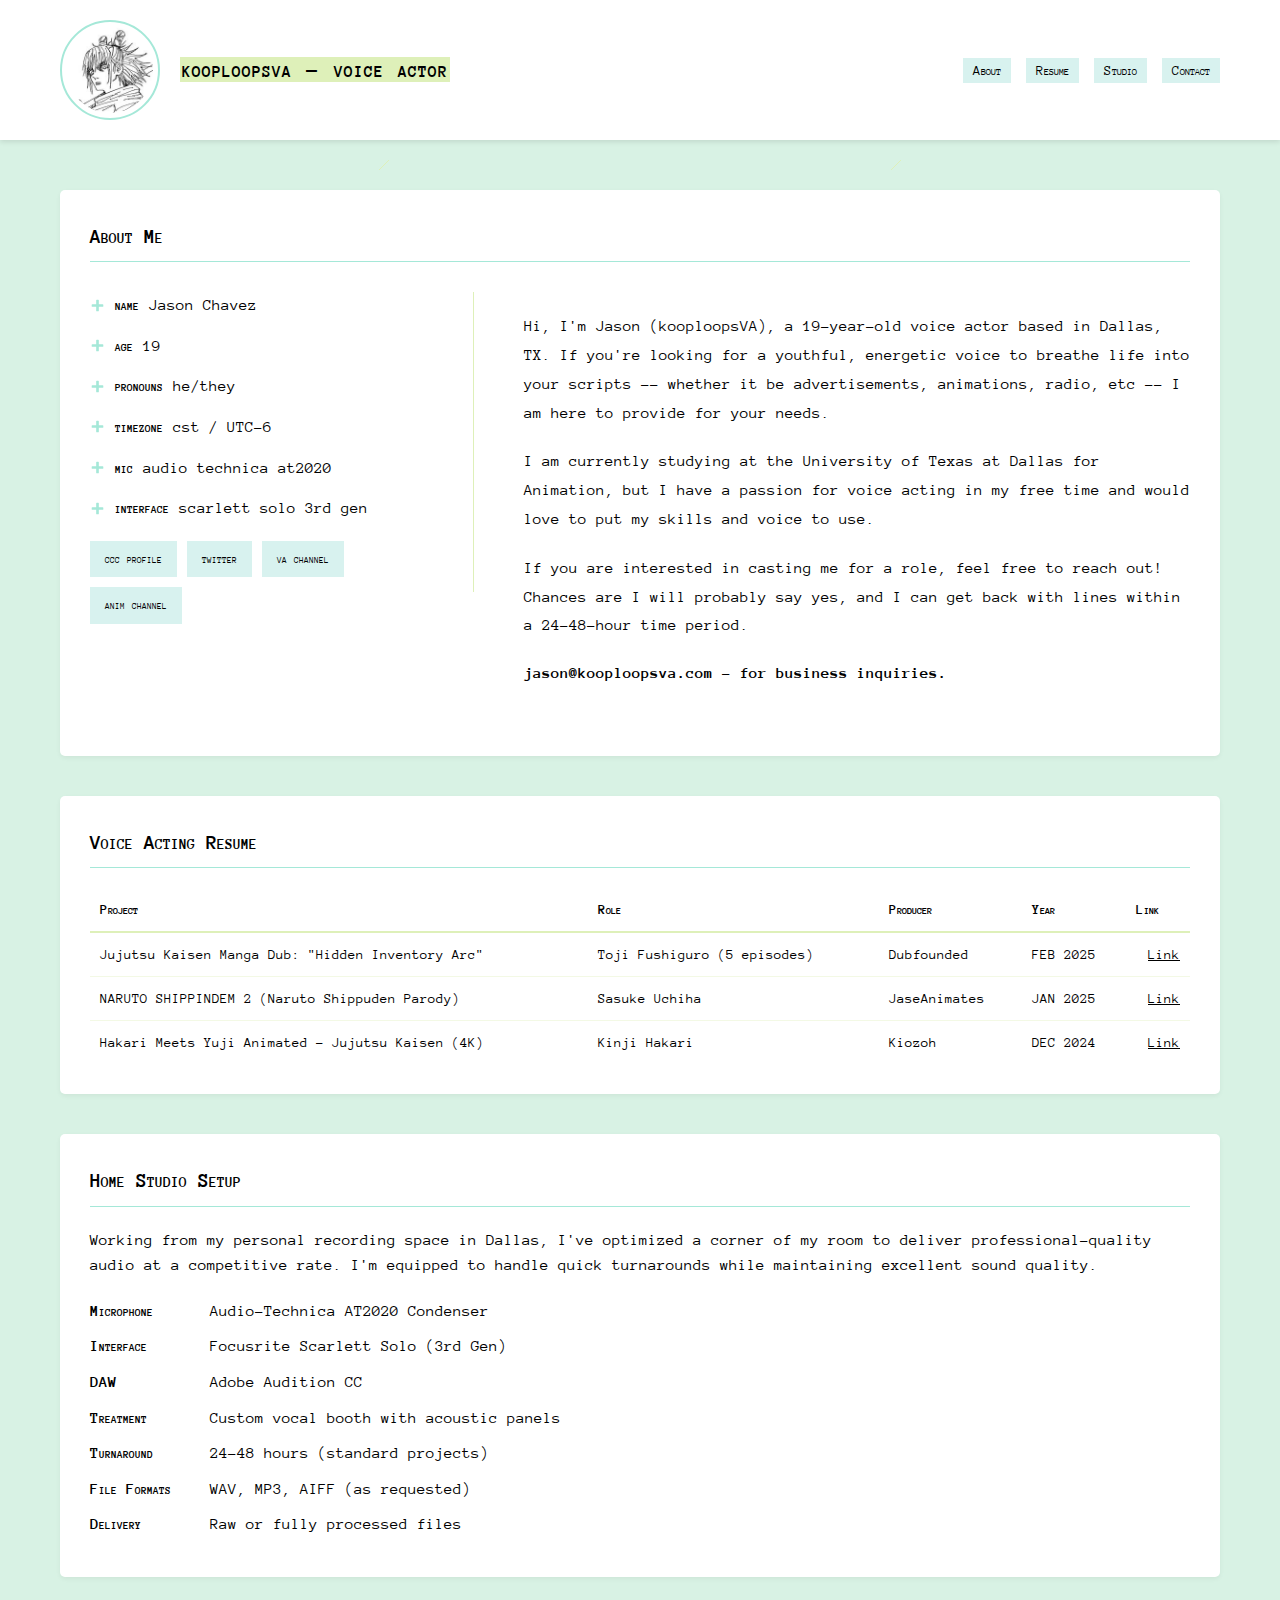
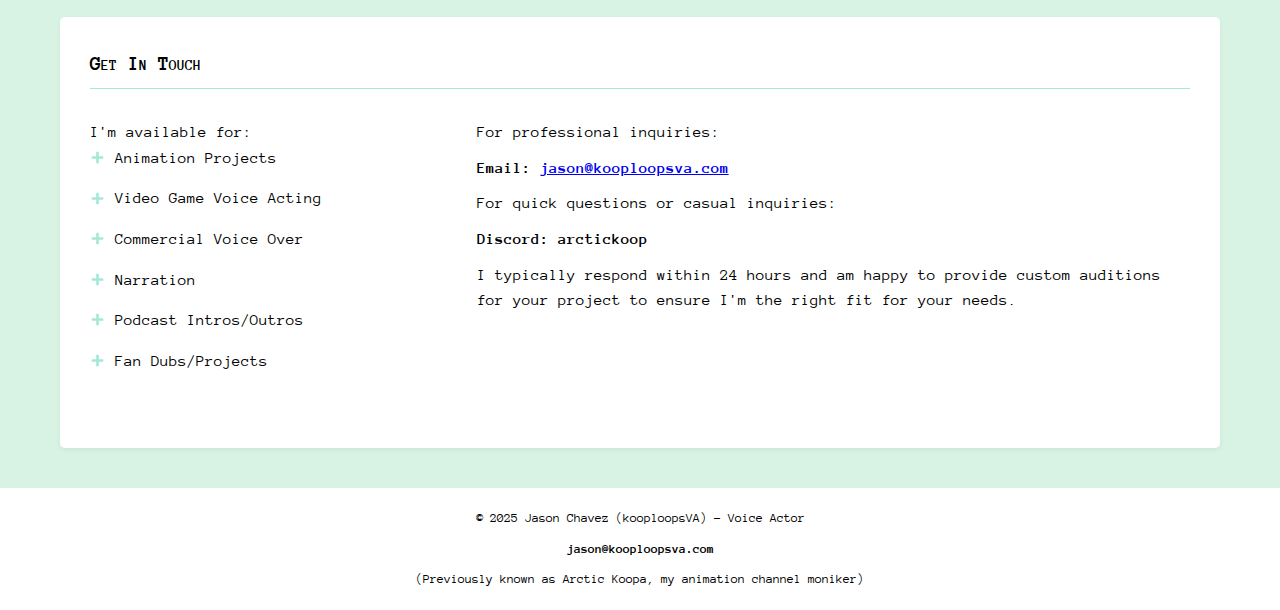
<file: index.html>
<!DOCTYPE html>
<html lang="en">
<head>
    <meta charset="UTF-8">
    <meta name="viewport" content="width=device-width, initial-scale=1.0">
    <title>kooploopsVA - Voice Actor</title>
    <link href="https://fonts.googleapis.com/css2?family=Anonymous+Pro:ital,wght@0,400;0,700;1,400;1,700&display=swap" rel="stylesheet">
    <link rel="stylesheet" href="css/style.css">
</head>
<body>
    <header>
        <div class="container">
            <div class="header-content">
                <div class="profile">
                    <img src="assets/profile.jpg" alt="Jason Chavez (kooploopsVA)" class="profile-image">
                    <h1 class="profile-name"><mark>kooploopsva - voice actor</mark></h1>
                </div>
                <nav>
                    <ul>
                        <li><a href="#about">About</a></li>
                        <li><a href="#resume">Resume</a></li>
                        <li><a href="#studio">Studio</a></li>
<!--                         <li><a href="#demos">Demos</a></li> -->
                        <li><a href="#contact">Contact</a></li>
                    </ul>
                </nav>
            </div>
        </div>
    </header>
    
    <div class="divider"></div>
    
    <main class="container">
        <section id="about">
            <h2 class="section-title">About Me</h2>
            <div class="two-column">
                <div class="info-column">
                    <ul class="info-list">
                        <li><span class="info-term">name</span> Jason Chavez</li>
                        <li><span class="info-term">age</span> 19</li>
                        <li><span class="info-term">pronouns</span> he/they</li>
                        <li><span class="info-term">timezone</span> cst / UTC-6</li>
                        <li><span class="info-term">mic</span> audio technica at2020</li>
                        <li><span class="info-term">interface</span> scarlett solo 3rd gen</li>
                    </ul>
                    
                    <div class="social-links">
                        <a href="https://www.castingcall.club/arctickoopa" class="social-button">ccc profile</a>
                        <a href="https://x.com/kooploopsVA" class="social-button">twitter</a>
                        <a href="https://www.youtube.com/@kooploopsVA" class="social-button">va channel</a>
                        <a href="https://www.youtube.com/@ArcticKoopa" class="social-button">anim channel</a>
                    </div>
                </div>
                
                <div class="vertical-divider"></div>
                
                <div class="content-column">
                    <p class="bio">
                        Hi, I'm Jason (kooploopsVA), a 19-year-old voice actor based in Dallas, TX. If you're looking for a youthful, energetic voice to breathe life into your scripts -- whether it be advertisements, animations, radio, etc -- I am here to provide for your needs.
                    </p>
                    
                    <p class="bio">
                        I am currently studying at the University of Texas at Dallas for Animation, but I have a passion for voice acting in my free time and would love to put my skills and voice to use.
                    </p>
                    
                    <p class="bio">
                        If you are interested in casting me for a role, feel free to reach out! Chances are I will probably say yes, and I can get back with lines within a 24–48-hour time period.
                    </p>
                    
                    <p class="contact-info">
                        <strong>jason@kooploopsva.com</strong> -  for business inquiries.
                    </p>
                </div>
            </div>
        </section>
        
        <section id="resume">
            <h2 class="section-title">Voice Acting Resume</h2>
            <table class="resume-table">
                <thead>
                    <tr>
                        <th>Project</th>
                        <th>Role</th>
                        <th>Producer</th>
                        <th>Year</th>
                        <th>Link</th>
                    </tr>
                </thead>
                <tbody>
                    <tr>
                        <td>Jujutsu Kaisen Manga Dub: "Hidden Inventory Arc"</td>
                        <td>Toji Fushiguro (5 episodes)</td>
                        <td>Dubfounded</td>
                        <td>FEB 2025</td>
                        <td><a href="https://www.youtube.com/@Dubfounded0" target="_blank">Link</a></td>
                    </tr>
                    <tr>
                        <td>NARUTO SHIPPINDEM 2 (Naruto Shippuden Parody)</td>
                        <td>Sasuke Uchiha</td>
                        <td>JaseAnimates</td>
                        <td>JAN 2025</td>
                        <td><a href="https://www.youtube.com/watch?v=SxUnvsfLljM" target="_blank">Link</a></td>
                    </tr>
                    <tr>
                        <td>Hakari Meets Yuji Animated - Jujutsu Kaisen (4K)</td>
                        <td>Kinji Hakari</td>
                        <td>Kiozoh</td>
                        <td>DEC 2024</td>
                        <td><a href="https://www.youtube.com/watch?v=BzV1HIPmT0g" target="_blank">Link</a></td>
                    </tr>
                </tbody>
            </table>
        </section>
        
        <section id="studio">
            <h2 class="section-title">Home Studio Setup</h2>
            <div class="studio-section">
                <div class="studio-info">
                    <p>Working from my personal recording space in Dallas, I've optimized a corner of my room to deliver professional-quality audio at a competitive rate. I'm equipped to handle quick turnarounds while maintaining excellent sound quality.</p>
                    
                    <ul class="studio-specs">
                        <li><span class="spec-label">Microphone</span> Audio-Technica AT2020 Condenser</li>
                        <li><span class="spec-label">Interface</span> Focusrite Scarlett Solo (3rd Gen)</li>
                        <li><span class="spec-label">DAW</span> Adobe Audition CC</li>
                        <li><span class="spec-label">Treatment</span> Custom vocal booth with acoustic panels</li>
                        <li><span class="spec-label">Turnaround</span> 24-48 hours (standard projects)</li>
                        <li><span class="spec-label">File Formats</span> WAV, MP3, AIFF (as requested)</li>
                        <li><span class="spec-label">Delivery</span> Raw or fully processed files</li>
                    </ul>
                </div>
            </div>
        </section>
        
<!--         <section id="demos">
            <h2 class="section-title">Voice Demos</h2>
            <p>Check out some samples of my voice work across different genres and styles:</p>
            
            <div class="demo-grid">
                <div class="demo-card">
                    <div class="demo-title">Animation Demo Reel</div>
                    <div class="demo-desc">A collection of animated character voices showcasing range from young heroes to villains.</div>
                    <audio controls class="demo-controls">
                        <source src="assets/demos/animation-demo.mp3" type="audio/mpeg">
                        Your browser does not support the audio element.
                    </audio>
                </div>
                
                <div class="demo-card">
                    <div class="demo-title">Commercial/Narration</div>
                    <div class="demo-desc">Professional and clear delivery perfect for commercials, corporate videos, and narration.</div>
                    <audio controls class="demo-controls">
                        <source src="assets/demos/commercial-demo.mp3" type="audio/mpeg">
                        Your browser does not support the audio element.
                    </audio>
                </div>
                
                <div class="demo-card">
                    <div class="demo-title">Video Game Characters</div>
                    <div class="demo-desc">Various character types for gaming, from NPCs to main characters with different energy levels.</div>
                    <audio controls class="demo-controls">
                        <source src="assets/demos/gaming-demo.mp3" type="audio/mpeg">
                        Your browser does not support the audio element.
                    </audio>
                </div>
                
                <div class="demo-card">
                    <div class="demo-title">Anime Dubs</div>
                    <div class="demo-desc">Examples of my anime dubbing work, featuring different character archetypes.</div>
                    <audio controls class="demo-controls">
                        <source src="assets/demos/anime-demo.mp3" type="audio/mpeg">
                        Your browser does not support the audio element.
                    </audio>
                </div>
            </div>
        </section> -->
        
        <section id="contact">
            <h2 class="section-title">Get In Touch</h2>
            <div class="two-column">
                <div class="info-column">
                    <p>I'm available for:</p>
                    <ul class="info-list">
                        <li>Animation Projects</li>
                        <li>Video Game Voice Acting</li>
                        <li>Commercial Voice Over</li>
                        <li>Narration</li>
                        <li>Podcast Intros/Outros</li>
                        <li>Fan Dubs/Projects</li>
                    </ul>
                </div>
                
                <div class="content-column">
                    <p>For professional inquiries:</p>
                    <p class="contact-info">Email: <a href="mailto:jason@kooploopsva.com">jason@kooploopsva.com</a></p>
                    
                    <p>For quick questions or casual inquiries:</p>
                    <p class="contact-info">Discord: arctickoop</p>
                    
                    <p>I typically respond within 24 hours and am happy to provide custom auditions for your project to ensure I'm the right fit for your needs.</p>
                </div>
            </div>
        </section>
    </main>
    
    <footer>
        <div class="container">
            <p>© 2025 Jason Chavez (kooploopsVA) - Voice Actor</p>
            <p class="contact-info">jason@kooploopsva.com</p>
            <p>(Previously known as Arctic Koopa, my animation channel moniker)</p>
        </div>
    </footer>
    
    <script src="js/main.js"></script>
</body>
</html>
</file>
<file: css/style.css>
:root {
    --primary-color: #A5E8D8;
    --secondary-color: #DEF0B9;
    --bg-color: #D8F2E4;
    --text-color: #000000;
    --accent-color: #D8F2EF;
    --font-mono: 'Anonymous Pro', monospace, sans-serif;
}

* {
    margin: 0;
    padding: 0;
    box-sizing: border-box;
}

body {
    font-family: var(--font-mono);
    background-color: var(--bg-color);
    color: var(--text-color);
    line-height: 1.6;
}

mark {
    background-color: var(--secondary-color);
    padding: 0 2px;
}

.container {
    max-width: 1200px;
    margin: 0 auto;
    padding: 0 20px;
}

header {
    background-color: white;
    padding: 20px 0;
    box-shadow: 0 2px 5px rgba(0,0,0,0.1);
}

.header-content {
    display: flex;
    align-items: center;
    justify-content: space-between;
}

.profile {
    display: flex;
    align-items: center;
    gap: 20px;
}

.profile-image {
    width: 100px;
    height: 100px;
    border-radius: 50%;
    border: 2px solid var(--primary-color);
    padding: 5px;
    object-fit: cover;
}

.profile-name {
    font-variant: small-caps;
    font-size: 1.5rem;
    letter-spacing: 1px;
}

nav ul {
    display: flex;
    gap: 15px;
    list-style: none;
}

nav a {
    text-decoration: none;
    color: var(--text-color);
    font-variant: small-caps;
    font-size: 0.9rem;
    padding: 5px 10px;
    background-color: var(--accent-color);
    transition: background-color 0.3s ease;
}

nav a:hover {
    background-color: var(--secondary-color);
}

.divider {
    width: 100%;
    height: 10px;
    background-image: url('../assets/divider.svg');
    background-repeat: repeat-x;
    background-position: center;
    margin: 20px 0;
}

.vertical-divider {
    width: 1px;
    height: 300px;
    background-color: var(--secondary-color);
    margin: 0 20px;
}

main {
    padding: 40px 0;
}

section {
    margin-bottom: 40px;
    background-color: white;
    border-radius: 5px;
    padding: 30px;
    box-shadow: 0 2px 5px rgba(0,0,0,0.05);
}

.two-column {
    display: flex;
    gap: 30px;
    margin: 30px 0;
}

.info-column {
    flex: 1;
}

.content-column {
    flex: 2;
}

.info-list {
    list-style: none;
}

.info-list li {
    margin-bottom: 15px;
    display: flex;
    align-items: center;
}

.info-list li::before {
    content: '';
    display: inline-block;
    width: 15px;
    height: 15px;
    margin-right: 10px;
    background-image: url('../assets/plus-icon.svg');
    background-size: contain;
    background-repeat: no-repeat;
}

.info-term {
    font-variant: small-caps;
    margin-right: 10px;
    font-weight: bold;
}

.social-links {
    display: flex;
    flex-wrap: wrap;
    gap: 10px;
    margin-top: 20px;
}

.social-button {
    display: inline-block;
    padding: 8px 15px;
    background-color: var(--accent-color);
    color: var(--text-color);
    text-decoration: none;
    font-variant: small-caps;
    font-size: 0.8rem;
    transition: background-color 0.3s ease;
}

.social-button:hover {
    background-color: var(--secondary-color);
}

.section-title {
    font-variant: small-caps;
    border-bottom: 1px solid var(--primary-color);
    padding-bottom: 8px;
    margin-bottom: 20px;
    font-size: 1.3rem;
}

.resume-table {
    width: 100%;
    border-collapse: collapse;
    font-size: 0.9rem;
    margin-top: 20px;
}

.resume-table th {
    text-align: left;
    padding: 10px;
    border-bottom: 2px solid var(--secondary-color);
    font-variant: small-caps;
}

.resume-table td {
    padding: 10px;
    border-bottom: 1px solid rgba(222,240,185,0.373);
}

.resume-table tr:hover {
    background-color: rgba(222,240,185,0.1);
}

.resume-table tr:last-child td {
    border-bottom: none;
}

.resume-table td:last-child {
    text-align: right;
}

.resume-table a {
    color: var(--text-color);
    text-decoration: underline;
}

.resume-table a:hover {
    text-decoration: none;
}

.studio-section {
    display: flex;
    gap: 30px;
    align-items: flex-start;
}

.studio-image {
    flex: 1;
    max-width: 400px;
}

.studio-image img {
    width: 100%;
    border-radius: 5px;
    border: 1px solid var(--primary-color);
}

.studio-info {
    flex: 1;
}

.studio-specs {
    list-style: none;
    margin-top: 20px;
}

.studio-specs li {
    margin-bottom: 10px;
    display: flex;
}

.spec-label {
    font-variant: small-caps;
    width: 120px;
    font-weight: bold;
}

footer {
    background-color: white;
    padding: 20px 0;
    text-align: center;
    font-size: 0.8rem;
    margin-top: 40px;
}

.contact-info {
    font-weight: bold;
    margin: 10px 0;
}

.bio {
    margin: 20px 0;
    line-height: 1.8;
}

.demos {
    margin-top: 30px;
}

.demo-grid {
    display: grid;
    grid-template-columns: repeat(auto-fill, minmax(300px, 1fr));
    gap: 20px;
    margin-top: 20px;
}

.demo-card {
    background-color: var(--accent-color);
    border-radius: 5px;
    padding: 15px;
    box-shadow: 0 2px 5px rgba(0,0,0,0.05);
}

.demo-title {
    font-weight: bold;
    margin-bottom: 10px;
    font-variant: small-caps;
}

.demo-desc {
    font-size: 0.9rem;
    margin-bottom: 15px;
}

.demo-controls {
    width: 100%;
    margin-top: 10px;
}

@media (max-width: 768px) {
    .header-content, .two-column, .studio-section {
        flex-direction: column;
        align-items: flex-start;
    }
    
    .profile {
        margin-bottom: 20px;
    }
    
    .vertical-divider {
        height: 1px;
        width: 100%;
        margin: 20px 0;
    }
    
    nav ul {
        flex-wrap: wrap;
        margin-top: 15px;
    }
    
    .info-column, .content-column {
        width: 100%;
    }
    
    .demo-grid {
        grid-template-columns: 1fr;
    }
}

section, .profile-image, .social-button {
    transition: transform 0.3s ease, box-shadow 0.3s ease;
}

section:hover {
    box-shadow: 0 5px 15px rgba(0,0,0,0.1);
}

.profile-image:hover {
    transform: scale(1.05);
}
</file>
